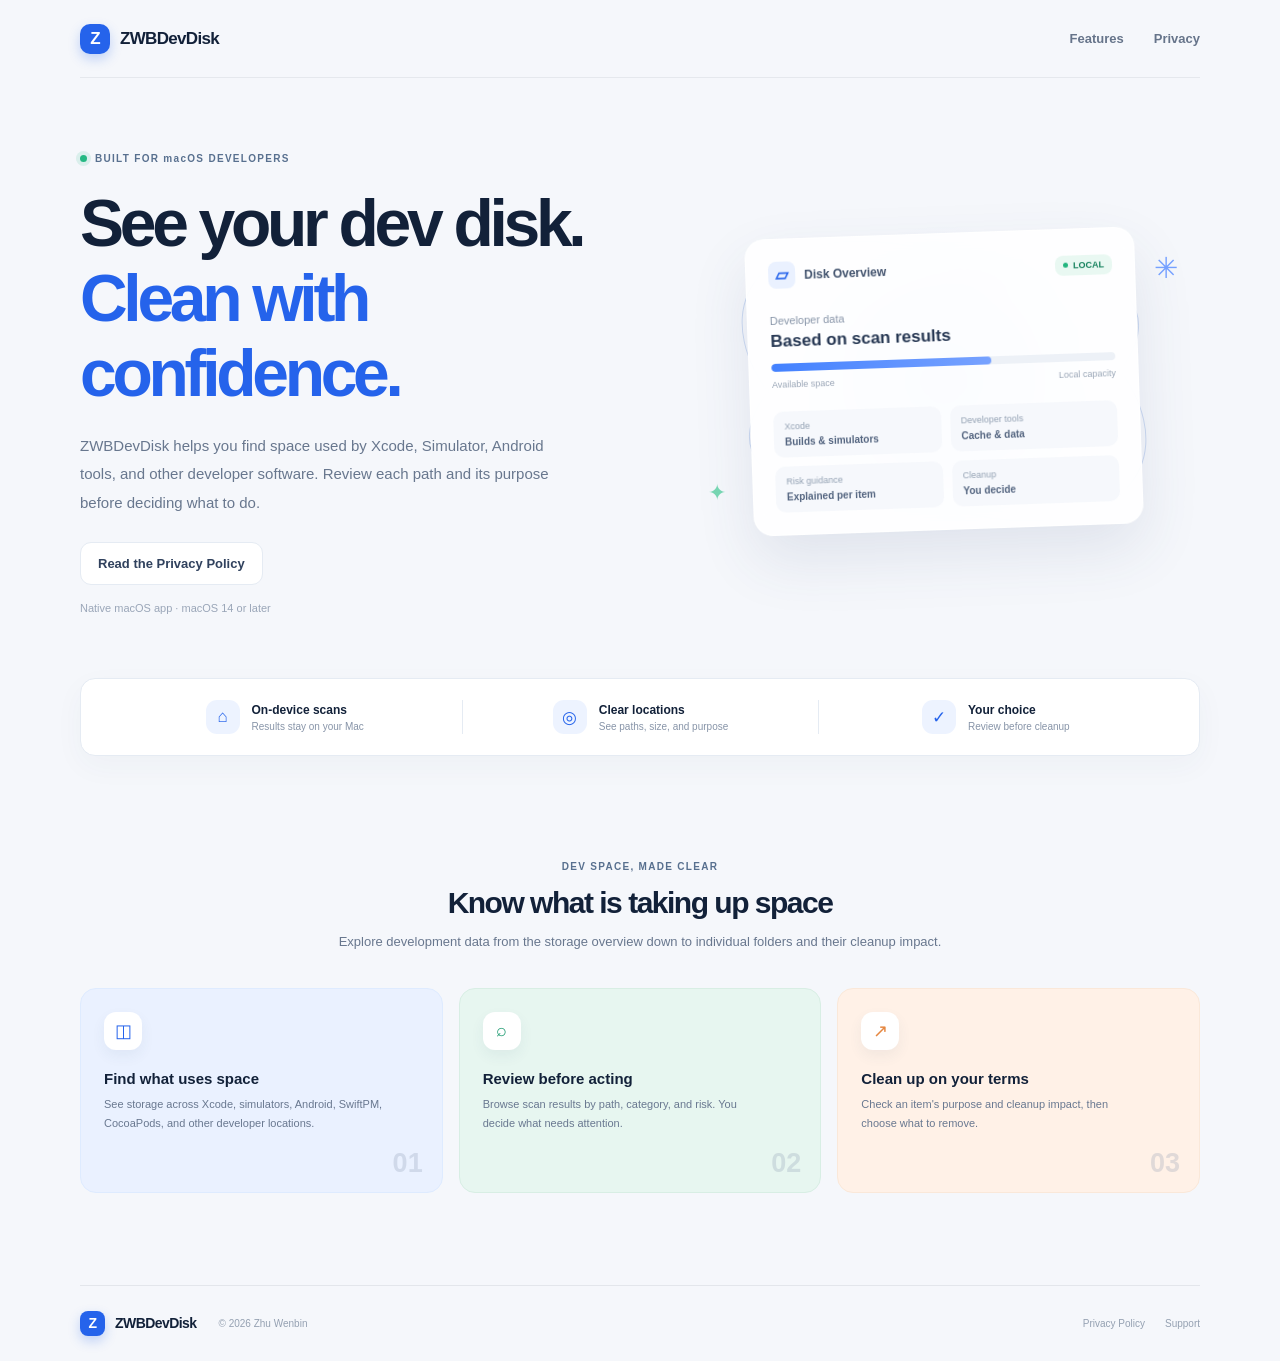
<file: index.html>
<!doctype html>
<html lang="en">
<head>
  <meta charset="utf-8">
  <meta name="viewport" content="width=device-width, initial-scale=1">
  <meta name="description" content="ZWBDevDisk is a macOS disk analysis tool for developers. See how much space Xcode, simulators, Android, Gradle, SwiftPM, and other development data use before cleanup.">
  <meta name="keywords" content="Mac developer,disk space,developer cache,Xcode cleanup,simulator storage,Android development,Gradle cache,SwiftPM,CocoaPods,Ollama">
  <meta property="og:type" content="website">
  <meta property="og:locale" content="en_US">
  <meta property="og:title" content="ZWBDevDisk — See what uses your development disk space">
  <meta property="og:description" content="A macOS disk analysis tool for developers. Review development data and paths before cleanup. Scan results stay on your Mac.">
  <meta property="og:url" content="https://muskspace0806-prog.github.io/ZWBDevDisk-site/">
  <meta name="twitter:card" content="summary">
  <meta name="theme-color" content="#f5f7fb">
  <title>ZWBDevDisk — Developer Disk Space Analyzer</title>
  <link rel="stylesheet" href="styles.css">
</head>
<body>
  <header class="nav wrap">
    <a class="brand" href="./" aria-label="ZWBDevDisk home"><span class="brand-icon">Z</span><span>ZWBDevDisk</span></a>
    <nav><a href="#features">Features</a><a href="privacy.html">Privacy</a></nav>
  </header>
  <main>
    <section class="hero wrap">
      <div class="hero-copy">
        <span class="eyebrow"><span class="dot"></span> BUILT FOR macOS DEVELOPERS</span>
        <h1>See your dev disk.<br><span>Clean with confidence.</span></h1>
        <p class="lead">ZWBDevDisk helps you find space used by Xcode, Simulator, Android tools, and other developer software. Review each path and its purpose before deciding what to do.</p>
        <div class="hero-actions"><a class="button secondary" href="privacy.html">Read the Privacy Policy</a></div>
        <p class="compat">Native macOS app · macOS 14 or later</p>
      </div>
      <div class="hero-art" aria-hidden="true">
        <div class="orbit orbit-one"></div><div class="orbit orbit-two"></div>
        <div class="disk-card">
          <div class="disk-head"><span class="disk-glyph">▱</span><span>Disk Overview</span><span class="live"><i></i> LOCAL</span></div>
          <div class="disk-number">Developer data <strong>Based on scan results</strong></div><div class="meter"><span></span></div>
          <div class="meter-label"><span>Available space</span><span>Local capacity</span></div>
          <div class="mini-grid"><div><small>Xcode</small><b>Builds &amp; simulators</b></div><div><small>Developer tools</small><b>Cache &amp; data</b></div><div><small>Risk guidance</small><b>Explained per item</b></div><div><small>Cleanup</small><b>You decide</b></div></div>
        </div><div class="spark spark-a">✳</div><div class="spark spark-b">✦</div>
      </div>
    </section>
    <section class="trust wrap" aria-label="Product principles">
      <div><span class="trust-icon">⌂</span><span><b>On-device scans</b><small>Results stay on your Mac</small></span></div>
      <div><span class="trust-icon">◎</span><span><b>Clear locations</b><small>See paths, size, and purpose</small></span></div>
      <div><span class="trust-icon">✓</span><span><b>Your choice</b><small>Review before cleanup</small></span></div>
    </section>
    <section class="features wrap" id="features">
      <div class="section-intro"><span class="eyebrow">DEV SPACE, MADE CLEAR</span><h2>Know what is taking up space</h2><p>Explore development data from the storage overview down to individual folders and their cleanup impact.</p></div>
      <div class="feature-grid">
        <article class="feature-card blue"><span class="feature-icon">◫</span><h3>Find what uses space</h3><p>See storage across Xcode, simulators, Android, SwiftPM, CocoaPods, and other developer locations.</p><span class="feature-number">01</span></article>
        <article class="feature-card mint"><span class="feature-icon">⌕</span><h3>Review before acting</h3><p>Browse scan results by path, category, and risk. You decide what needs attention.</p><span class="feature-number">02</span></article>
        <article class="feature-card peach"><span class="feature-icon">↗</span><h3>Clean up on your terms</h3><p>Check an item's purpose and cleanup impact, then choose what to remove.</p><span class="feature-number">03</span></article>
      </div>
    </section>
  </main>
  <footer class="footer wrap"><a class="brand" href="./" aria-label="ZWBDevDisk home"><span class="brand-icon">Z</span><span>ZWBDevDisk</span></a><span>© 2026 Zhu Wenbin</span><div><a href="privacy.html">Privacy Policy</a><a href="https://github.com/muskspace0806-prog/ZWBDevDisk-site/issues">Support</a></div></footer>
</body>
</html>
</file>
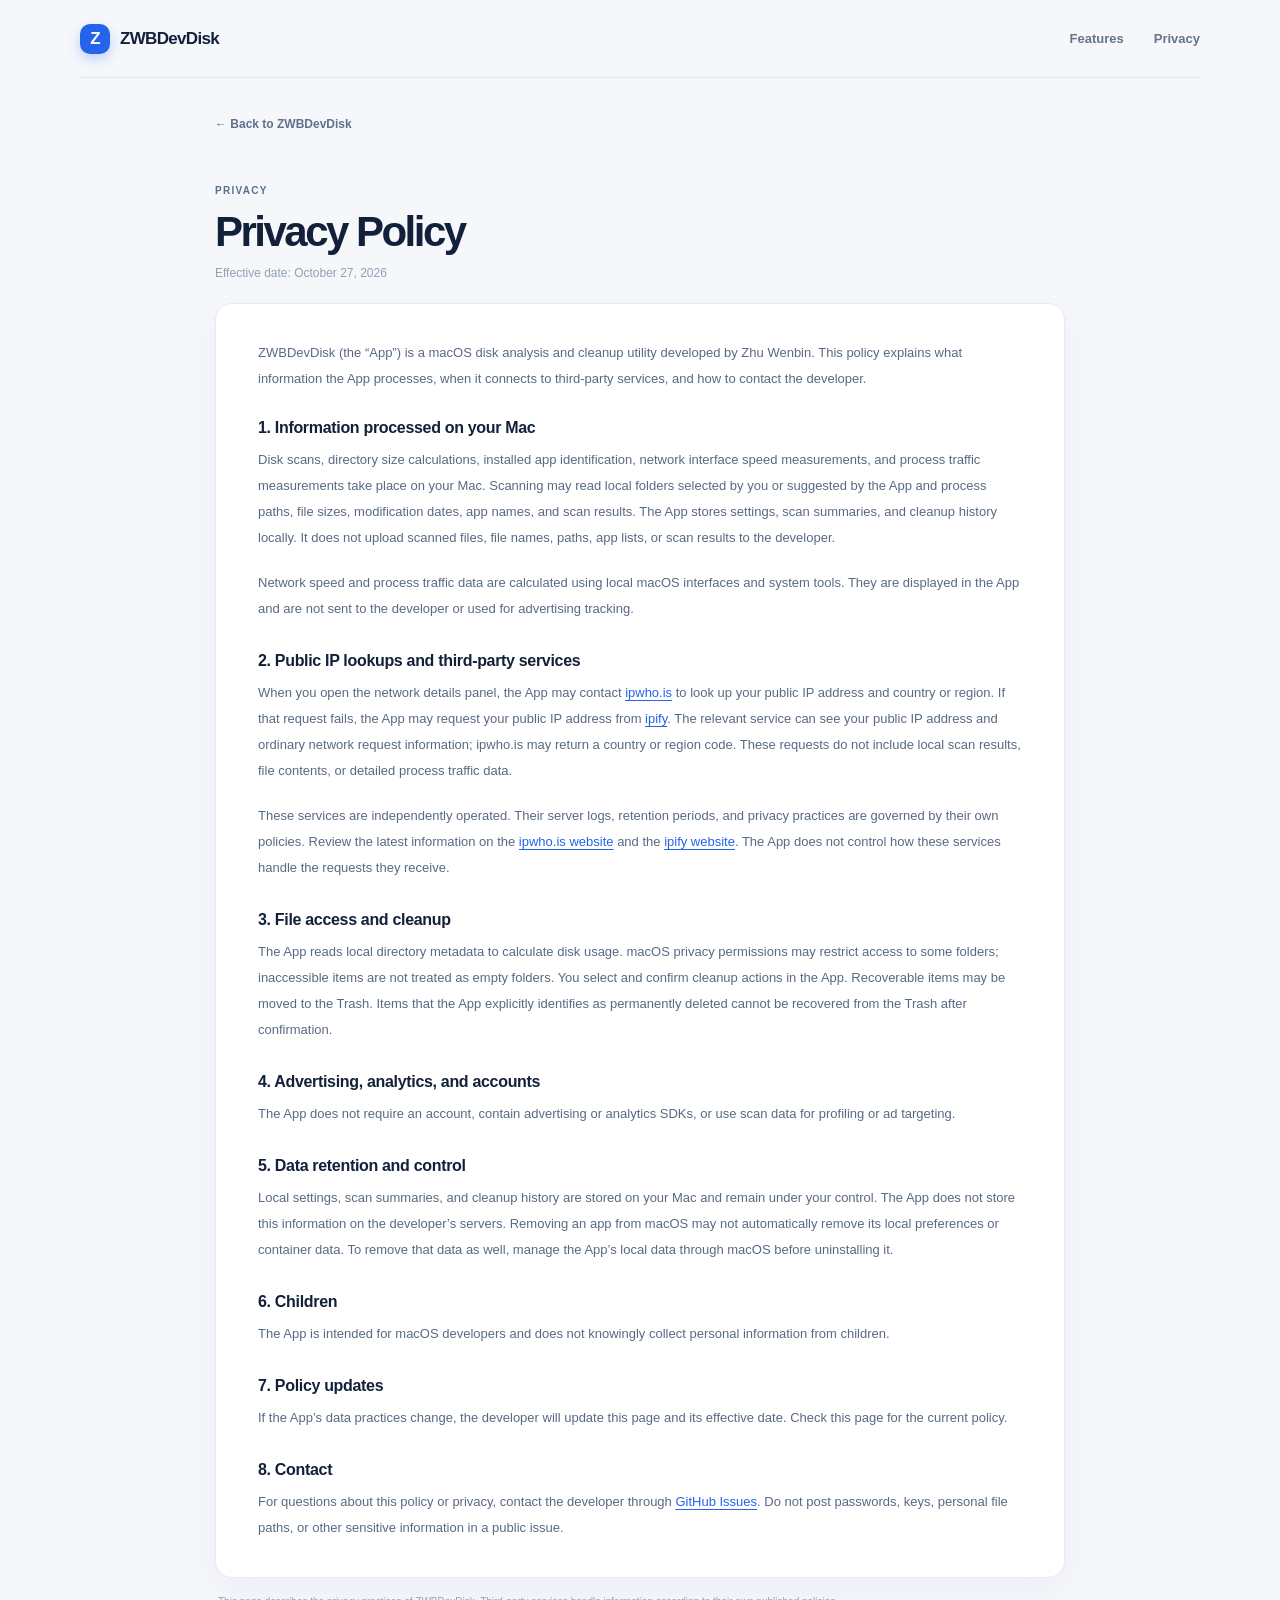
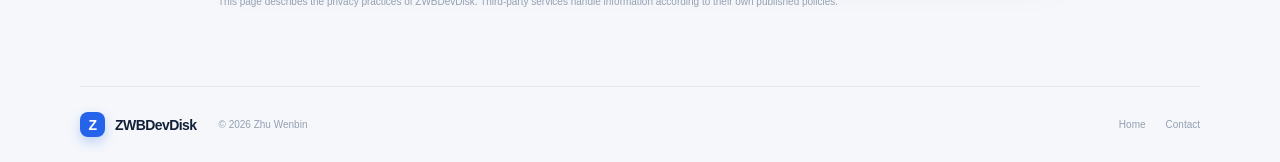
<file: privacy.html>
<!doctype html>
<html lang="en">
<head>
  <meta charset="utf-8">
  <meta name="viewport" content="width=device-width, initial-scale=1">
  <meta name="description" content="ZWBDevDisk Privacy Policy: learn how on-device scans, network features, and third-party services handle information.">
  <meta name="robots" content="index,follow">
  <meta name="theme-color" content="#f5f7fb">
  <title>Privacy Policy — ZWBDevDisk</title>
  <link rel="stylesheet" href="styles.css">
</head>
<body>
  <header class="nav wrap"><a class="brand" href="./" aria-label="ZWBDevDisk home"><span class="brand-icon">Z</span><span>ZWBDevDisk</span></a><nav><a href="./#features">Features</a><a aria-current="page" href="privacy.html">Privacy</a></nav></header>
  <main class="policy wrap">
    <a class="back-link" href="./">← Back to ZWBDevDisk</a>
    <div class="policy-heading"><span class="eyebrow">PRIVACY</span><h1>Privacy Policy</h1><p>Effective date: October 27, 2026</p></div>
    <article class="policy-card">
      <p>ZWBDevDisk (the “App”) is a macOS disk analysis and cleanup utility developed by Zhu Wenbin. This policy explains what information the App processes, when it connects to third-party services, and how to contact the developer.</p>
      <h2>1. Information processed on your Mac</h2>
      <p>Disk scans, directory size calculations, installed app identification, network interface speed measurements, and process traffic measurements take place on your Mac. Scanning may read local folders selected by you or suggested by the App and process paths, file sizes, modification dates, app names, and scan results. The App stores settings, scan summaries, and cleanup history locally. It does not upload scanned files, file names, paths, app lists, or scan results to the developer.</p>
      <p>Network speed and process traffic data are calculated using local macOS interfaces and system tools. They are displayed in the App and are not sent to the developer or used for advertising tracking.</p>
      <h2>2. Public IP lookups and third-party services</h2>
      <p>When you open the network details panel, the App may contact <a href="https://ipwho.is/">ipwho.is</a> to look up your public IP address and country or region. If that request fails, the App may request your public IP address from <a href="https://www.ipify.org/">ipify</a>. The relevant service can see your public IP address and ordinary network request information; ipwho.is may return a country or region code. These requests do not include local scan results, file contents, or detailed process traffic data.</p>
      <p>These services are independently operated. Their server logs, retention periods, and privacy practices are governed by their own policies. Review the latest information on the <a href="https://ipwho.is/">ipwho.is website</a> and the <a href="https://www.ipify.org/">ipify website</a>. The App does not control how these services handle the requests they receive.</p>
      <h2>3. File access and cleanup</h2>
      <p>The App reads local directory metadata to calculate disk usage. macOS privacy permissions may restrict access to some folders; inaccessible items are not treated as empty folders. You select and confirm cleanup actions in the App. Recoverable items may be moved to the Trash. Items that the App explicitly identifies as permanently deleted cannot be recovered from the Trash after confirmation.</p>
      <h2>4. Advertising, analytics, and accounts</h2>
      <p>The App does not require an account, contain advertising or analytics SDKs, or use scan data for profiling or ad targeting.</p>
      <h2>5. Data retention and control</h2>
      <p>Local settings, scan summaries, and cleanup history are stored on your Mac and remain under your control. The App does not store this information on the developer’s servers. Removing an app from macOS may not automatically remove its local preferences or container data. To remove that data as well, manage the App’s local data through macOS before uninstalling it.</p>
      <h2>6. Children</h2>
      <p>The App is intended for macOS developers and does not knowingly collect personal information from children.</p>
      <h2>7. Policy updates</h2>
      <p>If the App’s data practices change, the developer will update this page and its effective date. Check this page for the current policy.</p>
      <h2>8. Contact</h2>
      <p>For questions about this policy or privacy, contact the developer through <a href="https://github.com/muskspace0806-prog/ZWBDevDisk-site/issues">GitHub Issues</a>. Do not post passwords, keys, personal file paths, or other sensitive information in a public issue.</p>
    </article>
    <p class="policy-note">This page describes the privacy practices of ZWBDevDisk. Third-party services handle information according to their own published policies.</p>
  </main>
  <footer class="footer wrap"><a class="brand" href="./" aria-label="ZWBDevDisk home"><span class="brand-icon">Z</span><span>ZWBDevDisk</span></a><span>© 2026 Zhu Wenbin</span><div><a href="./">Home</a><a href="https://github.com/muskspace0806-prog/ZWBDevDisk-site/issues">Contact</a></div></footer>
</body>
</html>
</file>
<file: styles.css>
:root{color-scheme:light;--ink:#122139;--muted:#68778e;--blue:#2563eb;--line:#e5ebf3;--paper:#f5f7fb;--white:#fff}
*{box-sizing:border-box}html{scroll-behavior:smooth}body{margin:0;background:var(--paper);color:var(--ink);font-family:"DM Sans","Noto Sans SC",-apple-system,BlinkMacSystemFont,"Segoe UI",sans-serif;-webkit-font-smoothing:antialiased}a{color:inherit;text-decoration:none}.wrap{width:min(1120px,calc(100% - 48px));margin-inline:auto}.nav{height:78px;display:flex;align-items:center;justify-content:space-between;border-bottom:1px solid rgba(18,33,57,.07)}.brand{display:inline-flex;align-items:center;gap:10px;font-weight:800;font-size:17px;letter-spacing:-.04em}.brand-icon{width:30px;height:30px;border-radius:10px;background:var(--blue);color:white;display:grid;place-items:center;font-size:17px;font-weight:800;box-shadow:0 5px 12px #2563eb40}.nav nav{display:flex;align-items:center;gap:30px;color:#66748a;font-size:13px;font-weight:600}.nav nav a:hover,.footer a:hover,.back-link:hover{color:var(--blue)}.nav .nav-link{color:var(--ink);padding:10px 14px;background:#eaf0fa;border-radius:10px}.hero{min-height:520px;display:grid;grid-template-columns:1.05fr .95fr;align-items:center;gap:44px;padding-block:70px 64px}.eyebrow{display:inline-flex;align-items:center;gap:8px;color:#58708f;font-size:10px;font-weight:800;letter-spacing:.13em}.dot{width:7px;height:7px;border-radius:50%;background:#25b883;box-shadow:0 0 0 4px #25b88320}h1,h2,h3,p{margin-top:0}.hero h1{font-size:clamp(43px,5.3vw,66px);line-height:1.14;letter-spacing:-.065em;margin:20px 0;font-weight:800}.hero h1 span{color:var(--blue)}.lead{max-width:500px;color:var(--muted);font-size:15px;line-height:1.9;margin-bottom:25px}.hero-actions{display:flex;flex-wrap:wrap;gap:11px}.button{display:inline-flex;align-items:center;justify-content:center;gap:13px;padding:13px 17px;border-radius:11px;font-size:13px;font-weight:700;transition:transform .2s,box-shadow .2s}.button:hover{transform:translateY(-2px)}.button.primary{background:var(--blue);color:#fff;box-shadow:0 8px 20px #2563eb32}.button.primary:hover{box-shadow:0 12px 25px #2563eb45}.button.secondary{background:#fff;color:#30415d;border:1px solid var(--line)}.compat{font-size:11px;color:#9aa6b8;margin:17px 0 0}.hero-art{height:350px;position:relative;display:grid;place-items:center}.hero-art:before{content:"";position:absolute;width:310px;height:310px;border-radius:50%;background:radial-gradient(circle,#dce8ff 0,#eaf0fc88 55%,transparent 72%)}.orbit{position:absolute;border:1px solid #cbd9f1;border-radius:50%;transform:rotate(-20deg)}.orbit-one{width:410px;height:180px}.orbit-two{width:430px;height:240px;transform:rotate(24deg)}.disk-card{position:relative;width:min(390px,94%);padding:22px;border:1px solid #ffffffb8;border-radius:20px;background:#ffffffdc;box-shadow:0 25px 60px #344d791c;backdrop-filter:blur(14px);transform:rotate(-2deg)}.disk-head{display:flex;align-items:center;gap:9px;font-size:12px;font-weight:700;color:#40516c}.disk-glyph{width:27px;height:27px;display:grid;place-items:center;border-radius:8px;color:var(--blue);background:#eaf1ff;font-size:17px}.live{margin-left:auto;display:flex;align-items:center;gap:5px;padding:5px 8px;border-radius:8px;background:#e9f8f2;color:#15815d;font-size:9px}.live i{width:5px;height:5px;border-radius:50%;background:#22b57e}.disk-number{margin:26px 0 12px;color:#8794a8;font-size:11px}.disk-number strong{display:block;color:#253652;font-size:17px;margin-top:5px}.meter{height:8px;border-radius:10px;background:#edf1f7;overflow:hidden}.meter span{display:block;width:64%;height:100%;border-radius:inherit;background:linear-gradient(90deg,#4381ff,#77a2ff)}.meter-label{display:flex;justify-content:space-between;margin-top:8px;color:#99a5b6;font-size:9px}.mini-grid{display:grid;grid-template-columns:1fr 1fr;gap:9px;margin-top:22px}.mini-grid div{padding:10px 11px;border-radius:10px;background:#f6f8fc}.mini-grid small,.mini-grid b{display:block}.mini-grid small{color:#92a0b2;font-size:9px;margin-bottom:5px}.mini-grid b{font-size:10px;color:#53647f}.spark{position:absolute;color:#75a0ff}.spark-a{top:45px;right:22px;font-size:29px}.spark-b{left:19px;bottom:50px;font-size:22px;color:#76d5b2}.trust{display:grid;grid-template-columns:repeat(3,1fr);background:#fff;border:1px solid var(--line);border-radius:15px;padding:21px 26px;box-shadow:0 10px 30px #2e46610a}.trust>div{display:flex;align-items:center;gap:12px;justify-content:center}.trust>div+div{border-left:1px solid var(--line)}.trust-icon{width:34px;height:34px;display:grid;place-items:center;border-radius:11px;background:#edf3ff;color:var(--blue);font-size:17px}.trust b,.trust small{display:block}.trust b{font-size:12px;margin-bottom:4px}.trust small{color:#8794a8;font-size:10px}.features{padding-block:100px 92px}.section-intro{text-align:center;margin-bottom:34px}.section-intro h2,.cta h2{font-size:30px;letter-spacing:-.05em;margin:12px 0 10px}.section-intro p,.cta p{color:var(--muted);font-size:13px;line-height:1.8;margin:0}.feature-grid{display:grid;grid-template-columns:repeat(3,1fr);gap:16px}.feature-card{position:relative;overflow:hidden;min-height:205px;padding:23px;border-radius:16px;border:1px solid transparent}.feature-card.blue{background:#eaf1ff;border-color:#deebff}.feature-card.mint{background:#e7f6f0;border-color:#d8eee4}.feature-card.peach{background:#fff1e7;border-color:#fae8d9}.feature-icon{display:grid;place-items:center;width:38px;height:38px;border-radius:12px;background:#fff;color:var(--blue);font-size:18px;box-shadow:0 6px 14px #294a7510}.mint .feature-icon{color:#1c9a70}.peach .feature-icon{color:#e58741}.feature-card h3{font-size:15px;margin:20px 0 8px}.feature-card p{max-width:280px;color:#697890;font-size:11px;line-height:1.8;margin:0}.feature-number{position:absolute;right:19px;bottom:13px;color:#8293ac40;font-size:27px;font-weight:800}.cta{display:flex;align-items:center;justify-content:space-between;gap:25px;padding:29px 32px;margin-bottom:65px;background:#fff;border:1px solid var(--line);border-radius:18px}.cta h2{font-size:23px;margin:9px 0 5px}.button.dark{background:var(--ink);color:#fff;white-space:nowrap}.footer{display:flex;align-items:center;gap:22px;min-height:76px;border-top:1px solid rgba(18,33,57,.08);color:#94a0b1;font-size:10px}.footer .brand{color:var(--ink);font-size:14px}.footer .brand-icon{width:25px;height:25px;border-radius:8px;font-size:14px}.footer>div{display:flex;gap:20px;margin-left:auto}.policy{max-width:850px;padding-block:36px 76px}.back-link{color:#60718b;font-size:12px;font-weight:600}.policy-heading{padding:48px 0 23px}.policy-heading h1{font-size:42px;letter-spacing:-.06em;margin:10px 0}.policy-heading p{font-size:12px;color:#93a0b2;margin:0}.policy-card{padding:36px 42px;background:#fff;border:1px solid var(--line);border-radius:17px;box-shadow:0 12px 35px #283c5a0a}.policy-card p{color:#596a83;font-size:13px;line-height:2;margin-bottom:19px}.policy-card p:last-child{margin-bottom:0}.policy-card h2{margin:30px 0 10px;font-size:16px;letter-spacing:-.02em}.policy-card h2:first-of-type{margin-top:27px}.policy-card a{color:var(--blue);text-decoration:underline;text-underline-offset:3px}.policy-note{margin:15px 3px 0;color:#95a1b2;font-size:10px;line-height:1.7}
@media(max-width:760px){.wrap{width:min(100% - 34px,560px)}.nav{height:66px}.nav nav{gap:14px;font-size:11px}.nav .nav-link{padding:8px 10px}.hero{grid-template-columns:1fr;gap:15px;padding-block:58px 42px}.hero h1{font-size:48px}.lead{font-size:14px}.hero-art{height:310px}.orbit-one{width:350px}.orbit-two{width:370px}.trust{padding:17px 9px}.trust>div{gap:7px;justify-content:flex-start}.trust-icon{width:29px;height:29px}.trust small{font-size:9px}.trust b{font-size:10px}.features{padding-block:75px}.section-intro h2{font-size:25px}.feature-grid{grid-template-columns:1fr;gap:10px}.feature-card{min-height:170px}.feature-card h3{margin-top:15px}.cta{align-items:flex-start;flex-direction:column;padding:24px;margin-bottom:45px}.footer{flex-wrap:wrap;gap:12px;padding-block:15px}.footer>div{gap:12px}.policy{padding-block:28px 55px}.policy-heading{padding:38px 0 20px}.policy-heading h1{font-size:36px}.policy-card{padding:25px 21px}.policy-card p{font-size:12px}}
@media(max-width:420px){.nav nav{gap:10px}.nav nav a:first-child{display:none}.hero h1{font-size:43px}.trust{grid-template-columns:1fr;gap:12px;padding:16px}.trust>div{justify-content:flex-start}.trust>div+div{border-left:0;border-top:1px solid var(--line);padding-top:11px}.hero-art{height:275px}.disk-card{padding:17px}.footer{font-size:9px}.footer .brand{width:100%}}
</file>
